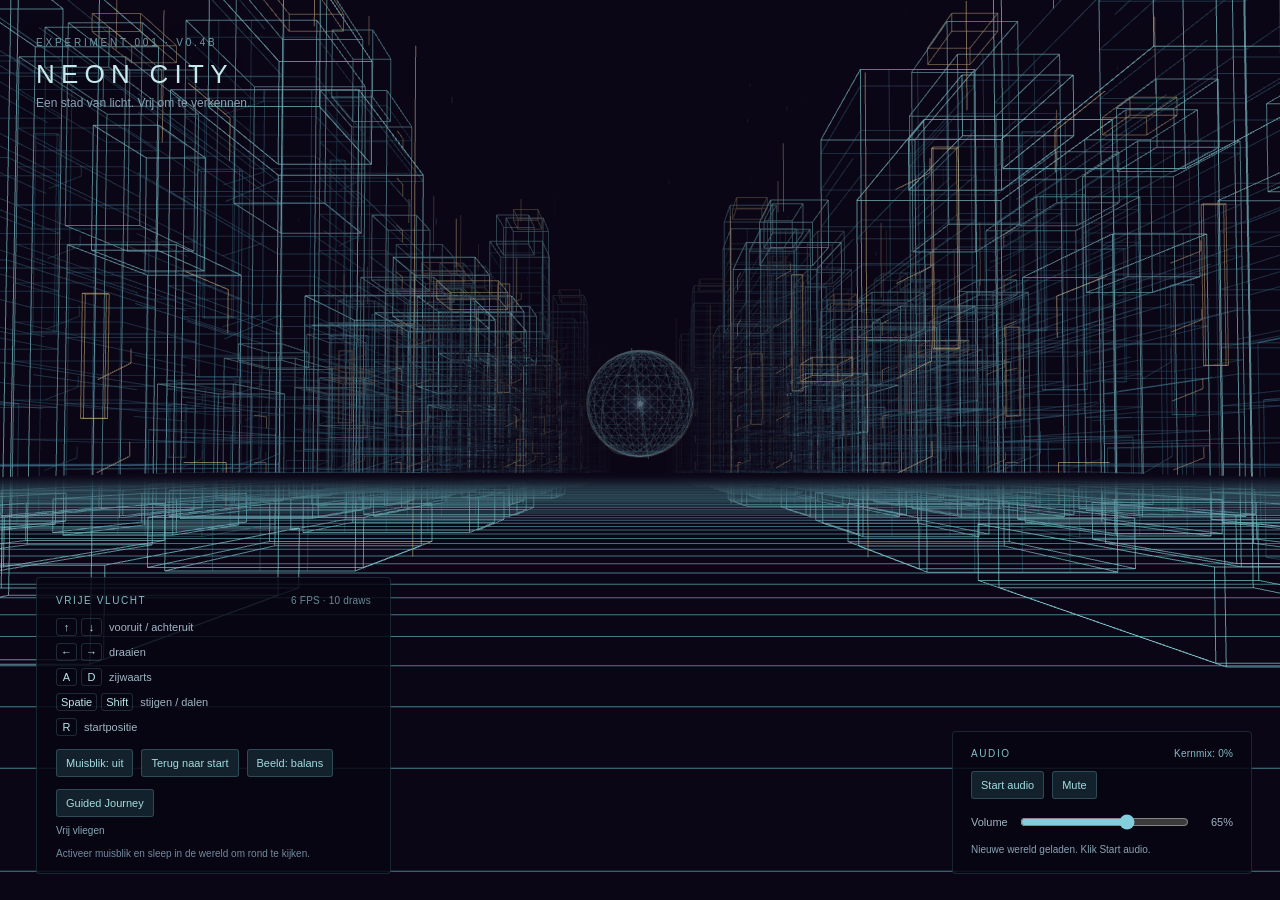
<file: index.html>
<!doctype html>
<html lang="nl">
<head>
  <meta charset="utf-8">
  <meta name="viewport" content="width=device-width, initial-scale=1">
  <meta name="theme-color" content="#090411">
  <title>Neon City — fase 4B</title>
  <link rel="icon" href="data:,">
  <link rel="stylesheet" href="./style.css?v=0.4B">
</head>
<body>
  <main id="world" aria-label="Neon City: vrij verkenbare 3D-wereld"></main>
  <header><span class="eyebrow">EXPERIMENT 001 · V0.4B</span><h1>NEON CITY</h1><p>Een stad van licht. Vrij om te verkennen.</p></header>
  <aside aria-label="Besturing">
    <div class="panel-title"><span id="flight-mode-label">VRIJE VLUCHT</span><span id="performance">Opstarten…</span></div>
    <div class="keys"><span><kbd>↑</kbd><kbd>↓</kbd> vooruit / achteruit</span><span><kbd>←</kbd><kbd>→</kbd> draaien</span><span><kbd>A</kbd><kbd>D</kbd> zijwaarts</span><span><kbd>Spatie</kbd><kbd>Shift</kbd> stijgen / dalen</span><span><kbd>R</kbd> startpositie</span></div>
    <div class="actions"><button id="mouse-toggle" type="button" aria-pressed="false">Muisblik: uit</button><button id="reset" type="button">Terug naar start</button><button id="quality-toggle" type="button" title="Wissel de renderresolutie">Beeld: balans</button></div>
    <div class="journey-row"><button id="journey-toggle" type="button">Guided Journey</button><progress id="journey-progress" max="1" value="0" hidden aria-label="Guided Journey voortgang"></progress></div>
    <p id="journey-status" role="status">Vrij vliegen</p>
    <p id="mouse-hint">Activeer muisblik en sleep in de wereld om rond te kijken.</p>
  </aside>
  <section id="audio-panel" aria-label="Audio">
    <div class="panel-title"><span>AUDIO</span><span id="audio-mix">Kernmix: 0%</span></div>
    <div class="actions"><button id="audio-start" type="button">Start audio</button><button id="audio-mute" type="button" aria-pressed="false">Mute</button></div>
    <label class="volume-row" for="audio-volume">Volume <input id="audio-volume" type="range" min="0" max="100" value="65"><output id="audio-volume-value" for="audio-volume">65%</output></label>
    <p id="audio-status" role="status">Audio staat uit.</p>
  </section>
  <div id="status" role="status">De stad wordt opgebouwd…</div>
  <script type="module" src="./js/main.js?v=wp4"></script>
</body>
</html>
</file>
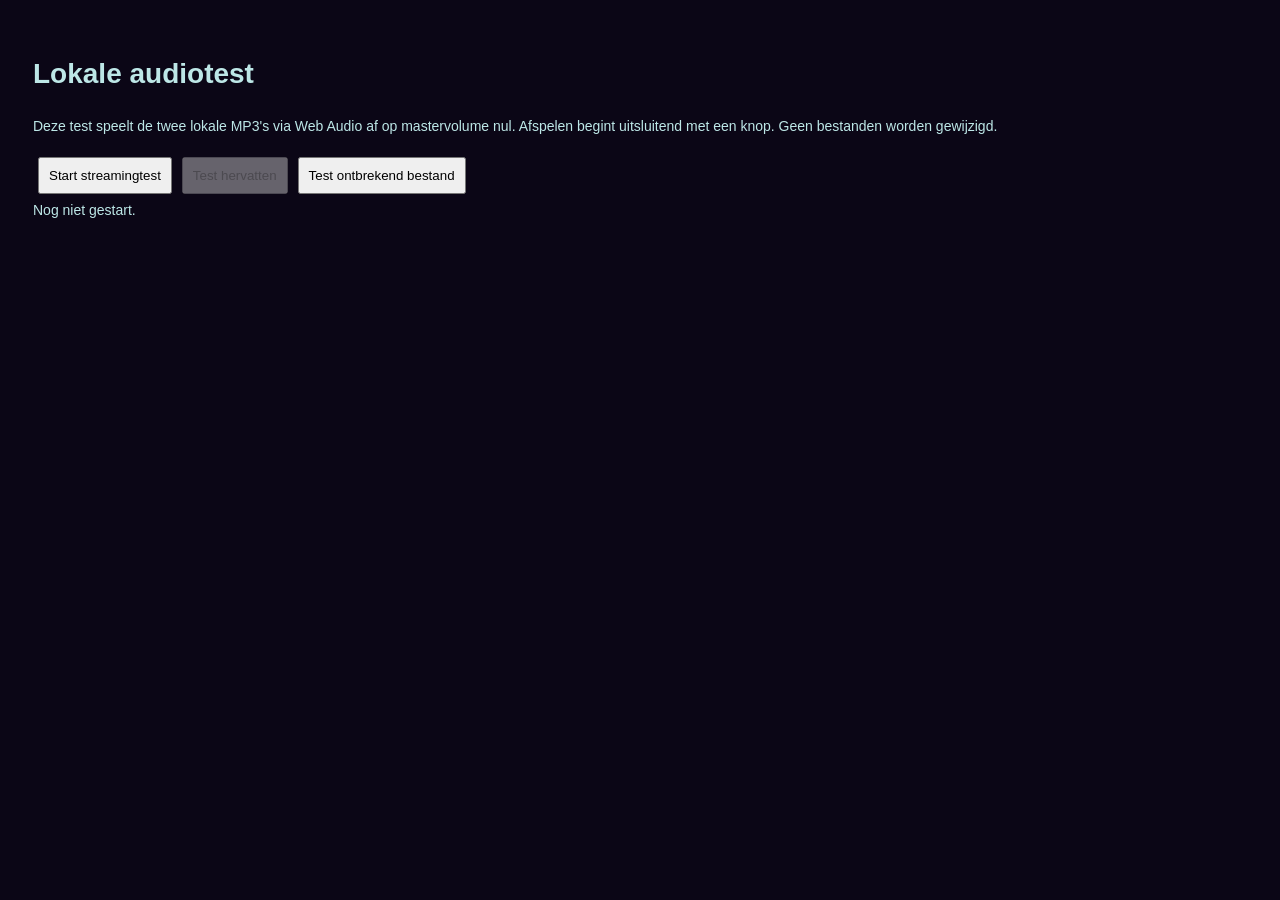
<file: tests/audio-streaming.html>
<!doctype html><html lang="nl"><meta charset="utf-8"><title>Neon City — lokale audiotest</title>
<style>body{background:#0b0616;color:#bde7e7;font:14px sans-serif;padding:25px;line-height:1.6}button{padding:9px;margin:5px}#results p{margin:4px 0}</style>
<h1>Lokale audiotest</h1><p>Deze test speelt de twee lokale MP3's via Web Audio af op mastervolume nul. Afspelen begint uitsluitend met een knop. Geen bestanden worden gewijzigd.</p>
<button id="start">Start streamingtest</button><button id="resume" disabled>Test hervatten</button><button id="missing">Test ontbrekend bestand</button>
<div id="results">Nog niet gestart.</div><script type="module" src="./audio-streaming.js?v=wp4"></script></html>
</file>
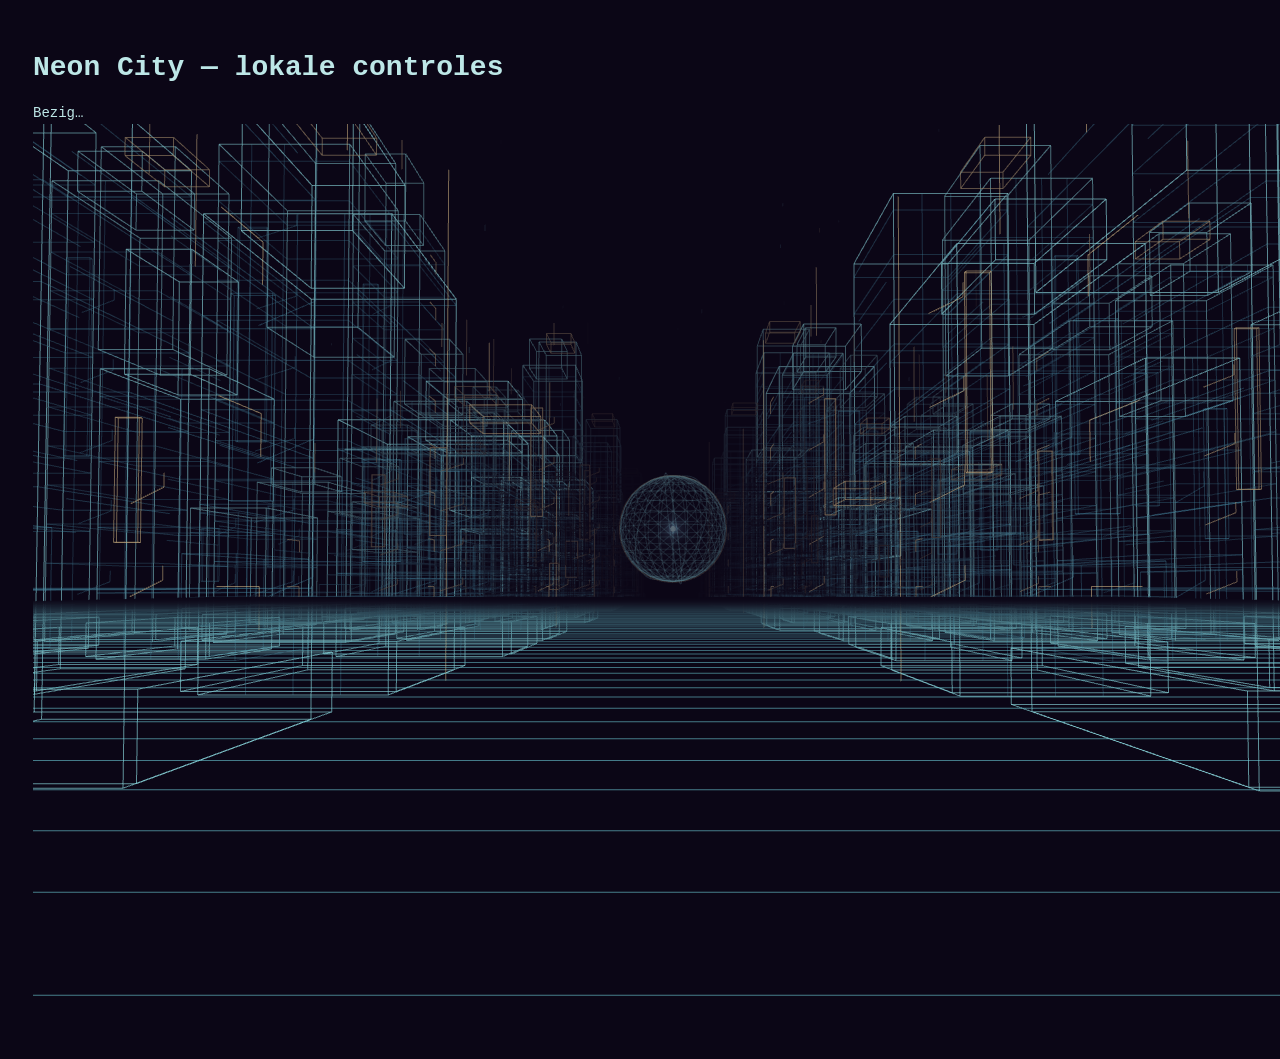
<file: tests/browser.html>
<!doctype html>
<html lang="nl"><meta charset="utf-8"><title>Neon City — controles</title>
<style>body{background:#0b0616;color:#bde7e7;font:14px monospace;padding:25px}button,canvas{display:none}#results{white-space:pre-wrap;line-height:1.6}#results p{margin:3px 0}</style>
<h1>Neon City — lokale controles</h1><div id="results">Bezig…</div>
<button id="mouse-toggle"></button><button id="reset"></button><canvas id="canvas"></canvas>
<script type="module" src="./browser.js?v=wp5"></script></html>
</file>
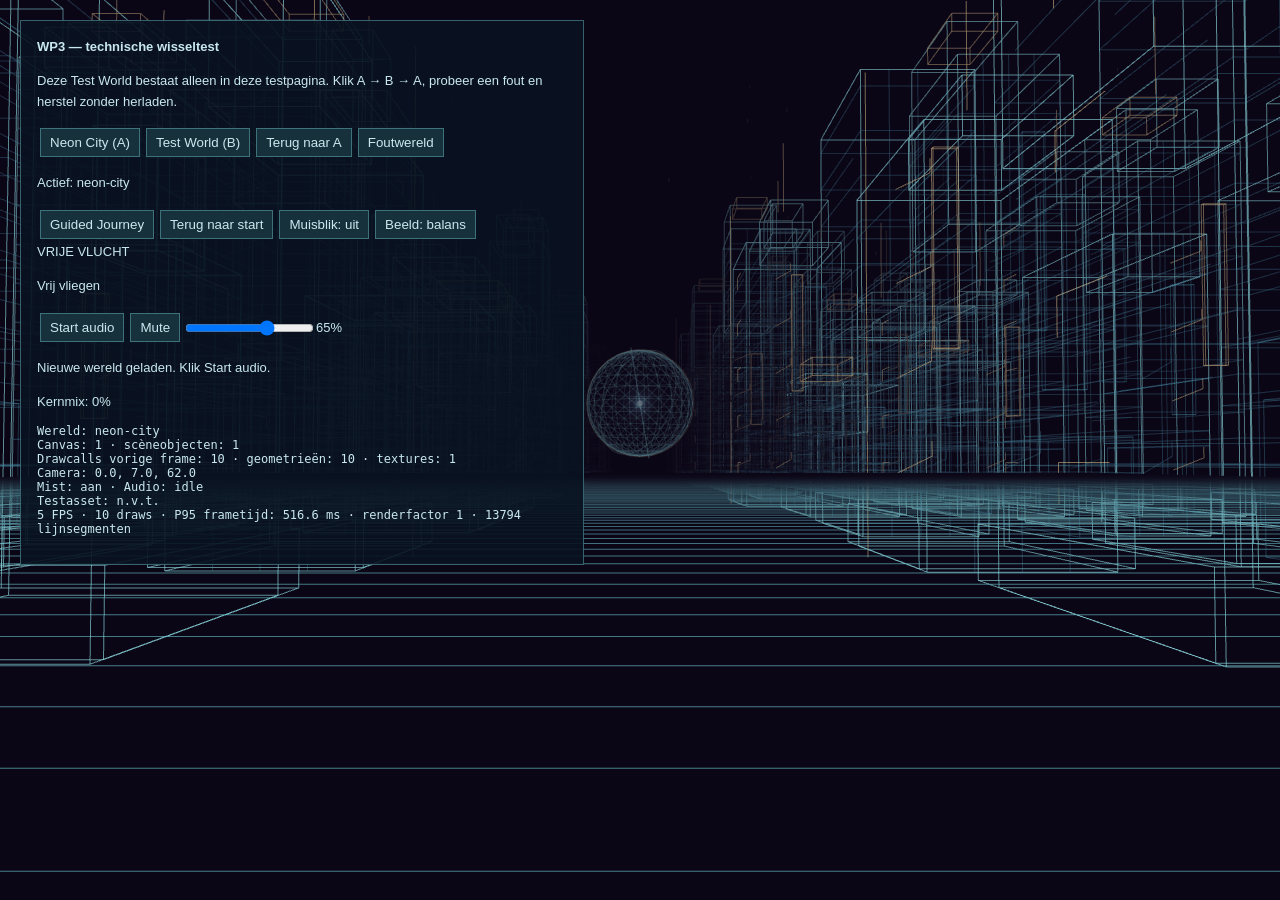
<file: tests/world-switching.html>
<!doctype html>
<html lang="nl"><meta charset="utf-8"><title>WP3 — wereldwissels</title>
<style>
  body{margin:0;background:#091321;color:#c9e8ee;font:13px -apple-system,BlinkMacSystemFont,sans-serif}
  #world{position:fixed;inset:0}canvas{display:block;width:100%;height:100%;outline:none}
  .panel{position:fixed;left:20px;top:20px;max-width:530px;padding:16px;background:#091321e8;border:1px solid #6cbdc477;line-height:1.6}
  button{margin:3px;padding:6px 9px;background:#17313c;color:#c9e8ee;border:1px solid #6cbdc477;cursor:pointer}
  button:disabled{opacity:.45;cursor:default}input{vertical-align:middle}
  #readout{white-space:pre-wrap;font:12px monospace}
</style>
<main id="world"></main>
<div class="panel">
  <strong>WP3 — technische wisseltest</strong><p>Deze Test World bestaat alleen in deze testpagina. Klik A → B → A, probeer een fout en herstel zonder herladen.</p>
  <div><button id="neon">Neon City (A)</button><button id="test">Test World (B)</button><button id="back">Terug naar A</button><button id="fail">Foutwereld</button></div>
  <p id="switch-status" role="status">Initialiseren…</p>
  <div><button id="journey">Guided Journey</button><button id="reset">Terug naar start</button><button id="mouse">Muisblik: uit</button><button id="quality">Beeld: balans</button></div>
  <div id="mode"></div><progress id="progress" max="1" value="0" hidden></progress><p id="flight-status"></p>
  <div><button id="audio-start">Start audio</button><button id="audio-mute">Mute</button><input id="audio-volume" type="range" min="0" max="100" value="65"><output id="audio-volume-value">65%</output></div>
  <p id="audio-status"></p><span id="audio-mix"></span><span id="performance" hidden></span><pre id="readout"></pre>
</div>
<script type="module" src="./world-switching.js?v=wp5"></script></html>
</file>
<file: style.css>
* { box-sizing: border-box; }
:root { color-scheme: dark; font-family: -apple-system, BlinkMacSystemFont, "Segoe UI", sans-serif; background: #090411; color: #c5e9ed; }
body { margin: 0; overflow: hidden; }
#world { position: fixed; inset: 0; }
canvas { display: block; width: 100%; height: 100%; outline: none; touch-action: none; }
header { position: fixed; top: 32px; left: 36px; pointer-events: none; text-shadow: 0 2px 18px #090411; }
.eyebrow { font-size: 10px; letter-spacing: .28em; color: #699da8; }
h1 { margin: 9px 0 6px; font-size: 26px; letter-spacing: .24em; font-weight: 300; }
header p { margin: 0; font-size: 12px; color: #87a4b4; }
aside { position: fixed; bottom: 26px; left: 36px; width: 355px; padding: 17px 19px 12px; border: 1px solid #63c5d52b; background: #090713d9; border-radius: 4px; }
.panel-title { display: flex; justify-content: space-between; font-size: 10px; letter-spacing: .16em; color: #81bec7; padding-bottom: 12px; }
#performance { letter-spacing: .02em; color: #668b96; }
.keys { display: grid; gap: 7px; font-size: 11px; color: #a0b6c4; }
kbd { display: inline-block; min-width: 21px; padding: 2px 4px; margin-right: 4px; border: 1px solid #71c6d132; border-radius: 3px; text-align: center; font: inherit; color: #b7e7e9; }
.actions { display: flex; flex-wrap: wrap; gap: 8px; margin-top: 13px; }
button { font: inherit; font-size: 11px; color: #a3dce0; background: #12212b; border: 1px solid #659eab55; border-radius: 3px; padding: 7px 9px; cursor: pointer; }
button:hover, button[aria-pressed="true"] { border-color: #8ae9ed; background: #17303a; }
button:focus-visible { outline: 2px solid #d9bd84; outline-offset: 3px; }
#mouse-hint { font-size: 10px; line-height: 1.5; color: #718b9f; margin: 10px 0 0; }
#status { position: fixed; top: 50%; left: 50%; transform: translate(-50%, -50%); max-width: 520px; padding: 20px; background: #090713e8; border: 1px solid #63c5d540; font-size: 13px; line-height: 1.6; }
#status[hidden] { display: none; }
@media (max-height: 600px) { header { top: 18px; } aside { bottom: 15px; } .keys { gap: 3px; } }

#audio-panel { position: fixed; right: 28px; bottom: 26px; width: 300px; padding: 16px 18px; border: 1px solid #63c5d52b; background: #090713d9; border-radius: 4px; }
#audio-panel .actions { margin-top: 0; }
.volume-row { display: flex; align-items: center; gap: 10px; font-size: 11px; color: #a0b6c4; margin-top: 13px; }
#audio-volume { flex: 1; min-width: 60px; accent-color: #83cddd; }
#audio-volume-value { min-width: 32px; text-align: right; }
#audio-status { margin: 10px 0 0; font-size: 10px; line-height: 1.5; color: #87a4b4; }
#audio-mix { letter-spacing: .02em; }
@media (max-width: 760px) { #audio-panel { top: 24px; bottom: auto; right: 16px; width: 245px; } }

.journey-row { display: flex; gap: 12px; align-items: center; margin-top: 12px; }
#journey-progress { width: 130px; height: 4px; accent-color: #83cddd; }
#journey-status { margin: 8px 0 0; color: #87a4b4; font-size: 10px; }
</file>
